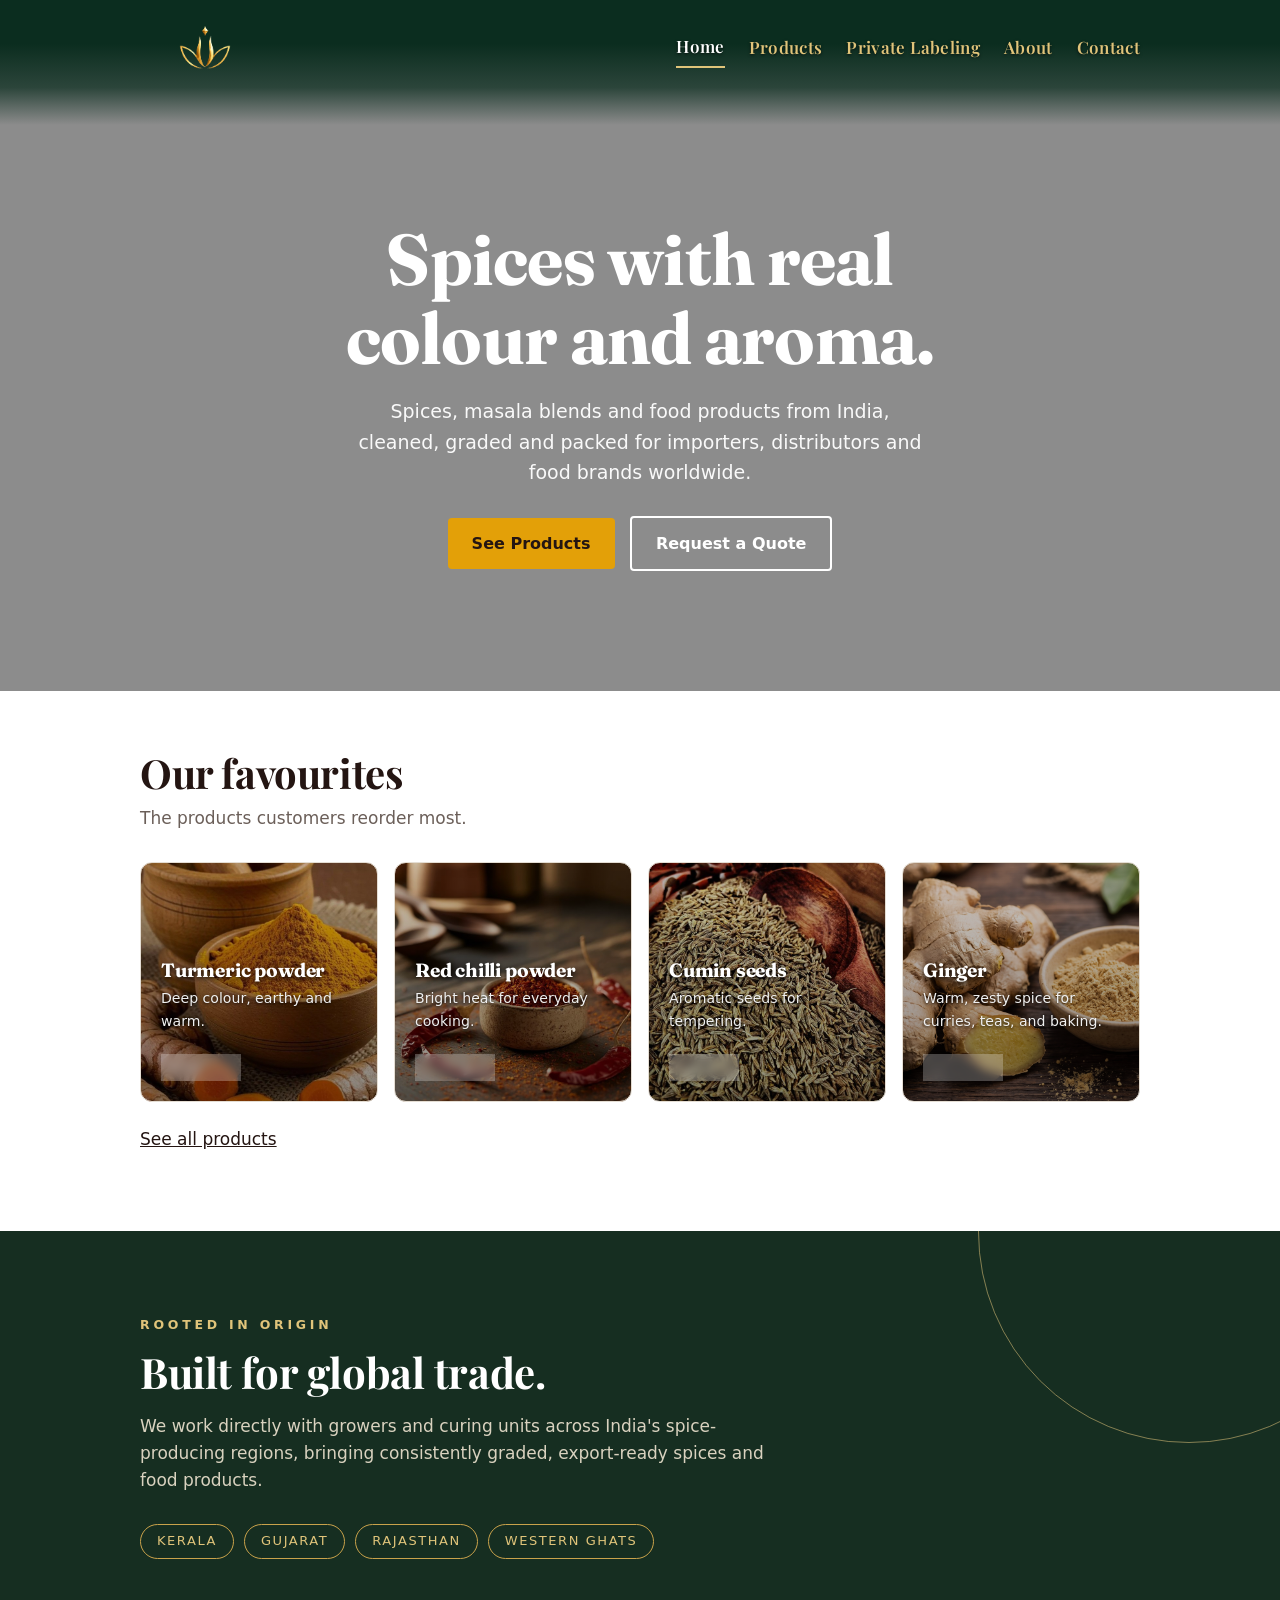
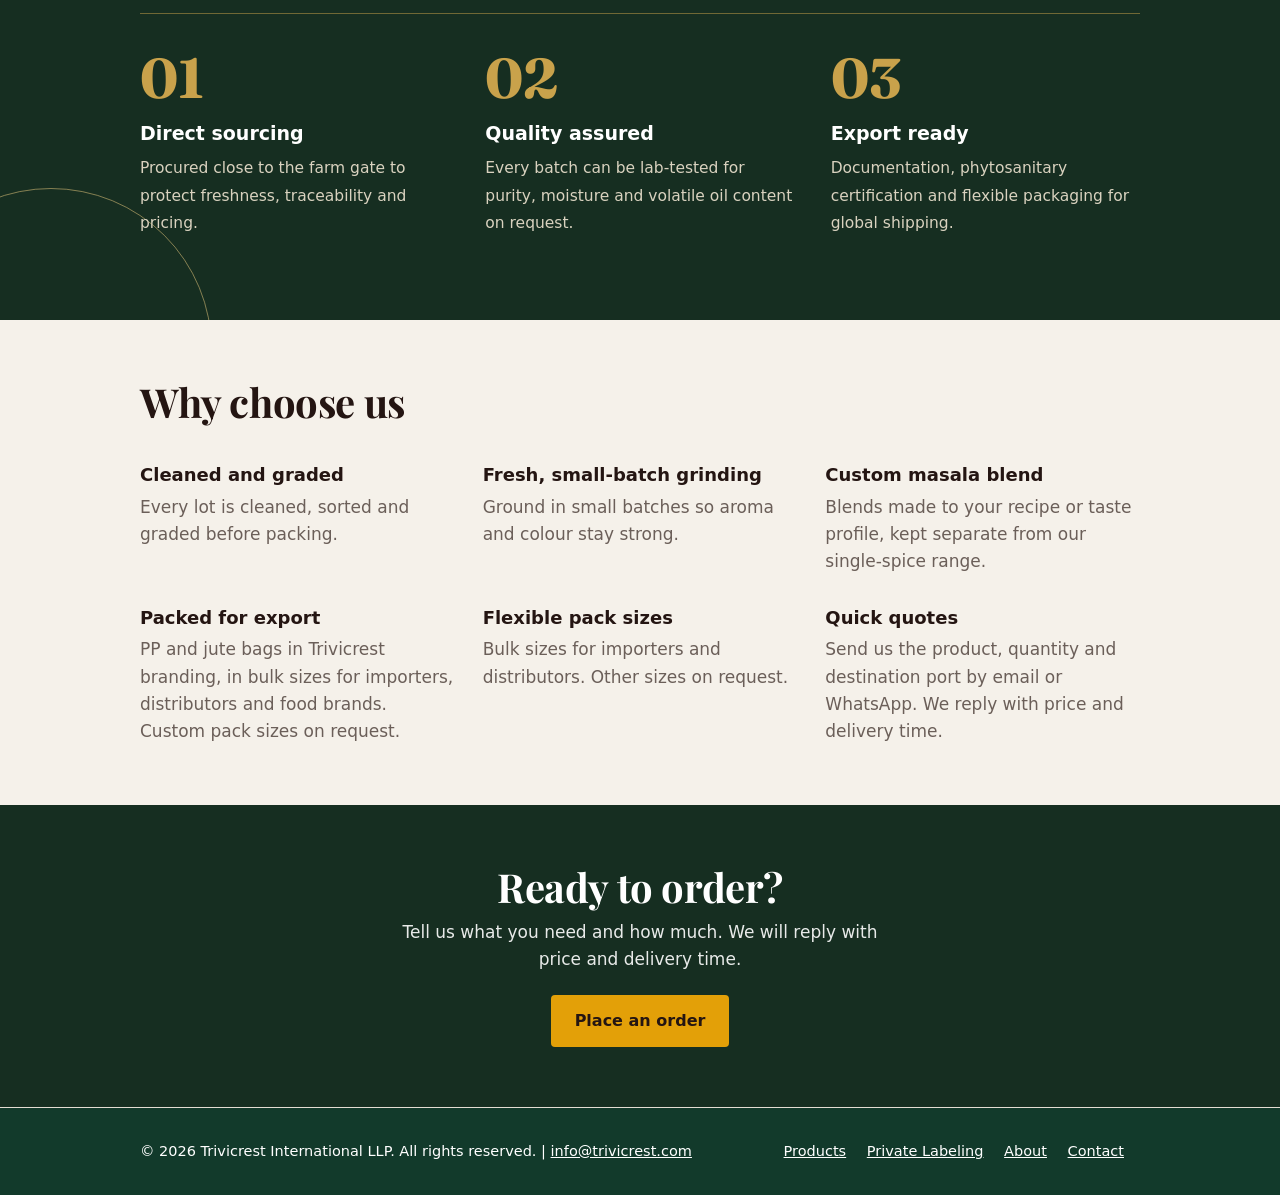
<file: index.html>
<!DOCTYPE html>
<html lang="en">
<head>
  <meta charset="utf-8">
  <meta name="viewport" content="width=device-width, initial-scale=1">
  <title>Pure Indian Spices | Trivicrest</title>
  <link rel="stylesheet" href="https://fonts.googleapis.com/css2?family=Fraunces:wght@600;700&family=Playfair+Display:wght@500;600;700&display=swap">
  <link rel="stylesheet" href="style.css">
</head>
<body class="home-page">
  <header>
    <div class="wrap">
      <a class="logo" href="index.html">
        <img src="images/trivilogo.png" alt="Trivicrest International LLP" class="logo-img">
      </a>

      <button class="burger" type="button" aria-label="Toggle navigation" aria-expanded="false">
        <span></span>
        <span></span>
        <span></span>
      </button>

      <nav class="main-nav nav-menu">
        <ul>
          <li><a href="index.html">Home</a></li>
          <li><a href="products.html">Products</a></li>
          <li><a href="private-labeling.html">Private Labeling</a></li>
          <li><a href="about.html">About</a></li>
          <li><a href="contact.html">Contact</a></li>
        </ul>
      </nav>
    </div>
  </header>
  <main>
    <div class="hero">
      <!-- Background Video -->
      <video autoplay muted loop playsinline class="hero-video">
        <source src="images/banner-video.mp4.mp4" type="video/mp4">
        Your browser does not support the video tag.
      </video>

      <!-- Dark Overlay to keep white text clearly legible -->
      <div class="hero-overlay"></div>

      <!-- Hero Content -->
      <div class="wrap hero-content">
        <h1>Spices with real colour and aroma.</h1>
        <p>Spices, masala blends and food products from India, cleaned, graded and packed for importers, distributors and food brands worldwide.</p>
        <a class="btn" href="products.html">See Products</a>
        <a class="btn alt" href="contact.html">Request a Quote</a>
      </div>
    </div>

    <section>
      <div class="wrap">
        <h2 style="font-family: 'Playfair Display', Georgia, serif;">Our favourites</h2>
        <p class="lead">The products customers reorder most.</p>
        <div class="grid" id="featured"></div>
        <p style="margin-top:24px"><a href="products.html">See all products</a></p>
      </div>
    </section>

    <section class="rooted">
      <div class="wrap">
        <p class="eyebrow">Rooted in origin</p>
        <h2>Built for global trade.</h2>
        <p class="intro">We work directly with growers and curing units across India's spice-producing regions, bringing consistently graded, export-ready spices and food products.</p>
        <div class="regions">
          <span>Kerala</span>
          <span>Gujarat</span>
          <span>Rajasthan</span>
          <span>Western Ghats</span>
        </div>
        <div class="rooted-grid">
          <div>
            <div class="rooted-num">01</div>
            <strong>Direct sourcing</strong>
            <span class="d">Procured close to the farm gate to protect freshness, traceability and pricing.</span>
          </div>
          <div>
            <div class="rooted-num">02</div>
            <strong>Quality assured</strong>
            <span class="d">Every batch can be lab-tested for purity, moisture and volatile oil content on request.</span>
          </div>
          <div>
            <div class="rooted-num">03</div>
            <strong>Export ready</strong>
            <span class="d">Documentation, phytosanitary certification and flexible packaging for global shipping.</span>
          </div>
        </div>
      </div>
    </section>

    <section class="soft">
      <div class="wrap">
        <h2 style="font-family: 'Playfair Display', Georgia, serif;">Why choose us</h2>
        <br>
        <div class="cols">
          <div>
            <strong>Cleaned and graded</strong>
            <span>Every lot is cleaned, sorted and graded before packing.</span>
          </div>
          <div>
            <strong>Fresh, small-batch grinding</strong>
            <span>Ground in small batches so aroma and colour stay strong.</span>
          </div>
          <div>
            <strong>Custom masala blend</strong>
            <span>Blends made to your recipe or taste profile, kept separate from our single-spice range.</span>
          </div>
          <div>
            <strong>Packed for export</strong>
            <span>PP and jute bags in Trivicrest branding, in bulk sizes for importers, distributors and food brands. Custom pack sizes on request.</span>
          </div>
          <div>
            <strong>Flexible pack sizes</strong>
            <span>Bulk sizes for importers and distributors. Other sizes on request.</span>
          </div>
          <div>
            <strong>Quick quotes</strong>
            <span>Send us the product, quantity and destination port by email or WhatsApp. We reply with price and delivery time.</span>
          </div>
        </div>
      </div>
    </section>

    <section class="cta">
      <div class="wrap">
        <h2 style="font-family: 'Playfair Display', Georgia, serif;">Ready to order?</h2>
        <p>Tell us what you need and how much. We will reply with price and delivery time.</p>
        <a class="btn" href="contact.html">Place an order</a>
      </div>
    </section>
  </main>

  <footer>
    <div class="wrap">
      <span>&copy; <span class="yr"></span> Trivicrest International LLP. All rights reserved. | <a href="mailto:info@trivicrest.com">info@trivicrest.com</a></span>
      <span>
        <a href="products.html">Products</a>
        <a href="private-labeling.html">Private Labeling</a>
        <a href="about.html">About</a>
        <a href="contact.html">Contact</a>
      </span>
    </div>
  </footer>
  <script src="script.js"></script>
</body>
</html>
</file>
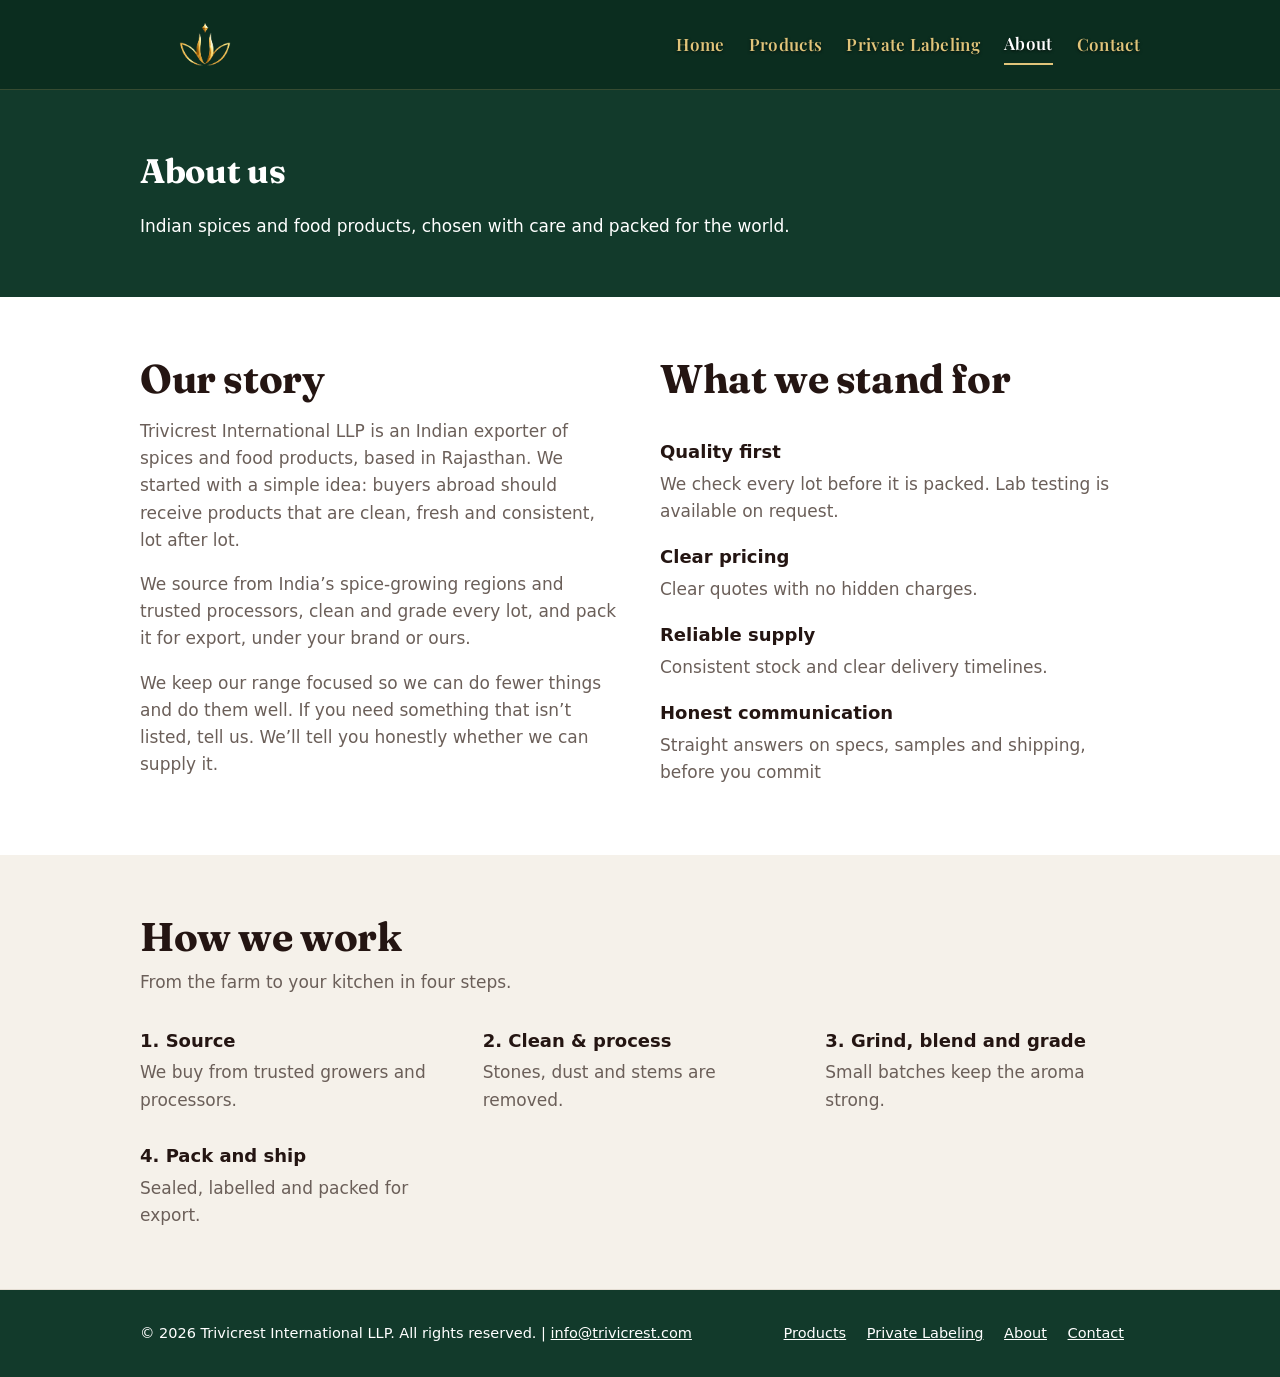
<file: about.html>
<!DOCTYPE html>
<html lang="en">
<head>
  <meta charset="utf-8">
  <meta name="viewport" content="width=device-width, initial-scale=1">
  <link rel="stylesheet" href="https://fonts.googleapis.com/css2?family=Fraunces:wght@600;700&family=Playfair+Display:wght@500;600;700&display=swap">
  <title>About | Trivicrest</title>
  <link rel="stylesheet" href="style.css">
</head>
<body>
  <header>
    <div class="wrap">
      <a class="logo" href="index.html">
        <img src="images/trivilogo.png" alt="Trivicrest International LLP" class="logo-img">
      </a>

      <button class="burger" type="button" aria-label="Toggle navigation" aria-expanded="false">
        <span></span>
        <span></span>
        <span></span>
      </button>

      <nav class="main-nav nav-menu">
        <ul>
          <li><a href="index.html">Home</a></li>
          <li><a href="products.html">Products</a></li>
          <li><a href="private-labeling.html">Private Labeling</a></li>
          <li><a href="about.html">About</a></li>
          <li><a href="contact.html">Contact</a></li>
        </ul>
      </nav>
    </div>
  </header>

  <main>
    <div class="page-head">
      <div class="wrap">
        <h1>About us</h1>
        <p>Indian spices and food products, chosen with care and packed for the world.</p>
      </div>
    </div>

    <section class="about">
      <div class="wrap split">
        <div>
          <h2>Our story</h2>
          <p>Trivicrest International LLP is an Indian exporter of spices and food products, based in Rajasthan. We started with a simple idea: buyers abroad should receive products that are clean, fresh and consistent, lot after lot.</p>
          <p>We source from India’s spice-growing regions and trusted processors, clean and grade every lot, and pack it for export, under your brand or ours.</p>
          <p>We keep our range focused so we can do fewer things and do them well. If you need something that isn’t listed, tell us. We’ll tell you honestly whether we can supply it.</p>
        </div>

        <div>
          <h2>What we stand for</h2>
          <br>
          <div class="cols" style="gap:18px">
            <div>
              <strong>Quality first</strong>
              <span>We check every lot before it is packed. Lab testing is available on request.</span>
            </div>
            <div>
              <strong>Clear pricing</strong>
              <span>Clear quotes with no hidden charges.</span>
            </div>
            <div>
              <strong>Reliable supply</strong>
              <span>Consistent stock and clear delivery timelines.</span>
            </div>
            <div>
              <strong>Honest communication</strong>
              <span>Straight answers on specs, samples and shipping, before you commit</span>
            </div>
          </div>
        </div>
      </div>
    </section>

    <section class="soft">
      <div class="wrap">
        <h2>How we work</h2>
        <p class="lead">From the farm to your kitchen in four steps.</p>
        <div class="cols">
          <div>
            <strong>1. Source</strong>
            <span>We buy from trusted growers and processors.</span>
          </div>
          <div>
            <strong>2. Clean & process</strong>
            <span>Stones, dust and stems are removed.</span>
          </div>
          <div>
            <strong>3. Grind, blend and grade</strong>
            <span>Small batches keep the aroma strong.</span>
          </div>
          <div>
            <strong>4. Pack and ship</strong>
            <span>Sealed, labelled and packed for export.</span>
          </div>
        </div>
      </div>
    </section>
  </main>

  <footer>
    <div class="wrap">
      <span>&copy; <span class="yr"></span> Trivicrest International LLP. All rights reserved. | <a href="mailto:info@trivicrest.com">info@trivicrest.com</a></span>
      <span>
        <a href="products.html">Products</a>
        <a href="private-labeling.html">Private Labeling</a>
        <a href="about.html">About</a>
        <a href="contact.html">Contact</a>
      </span>
    </div>
  </footer>

  <script src="script.js"></script>
</body>
</html>
</file>
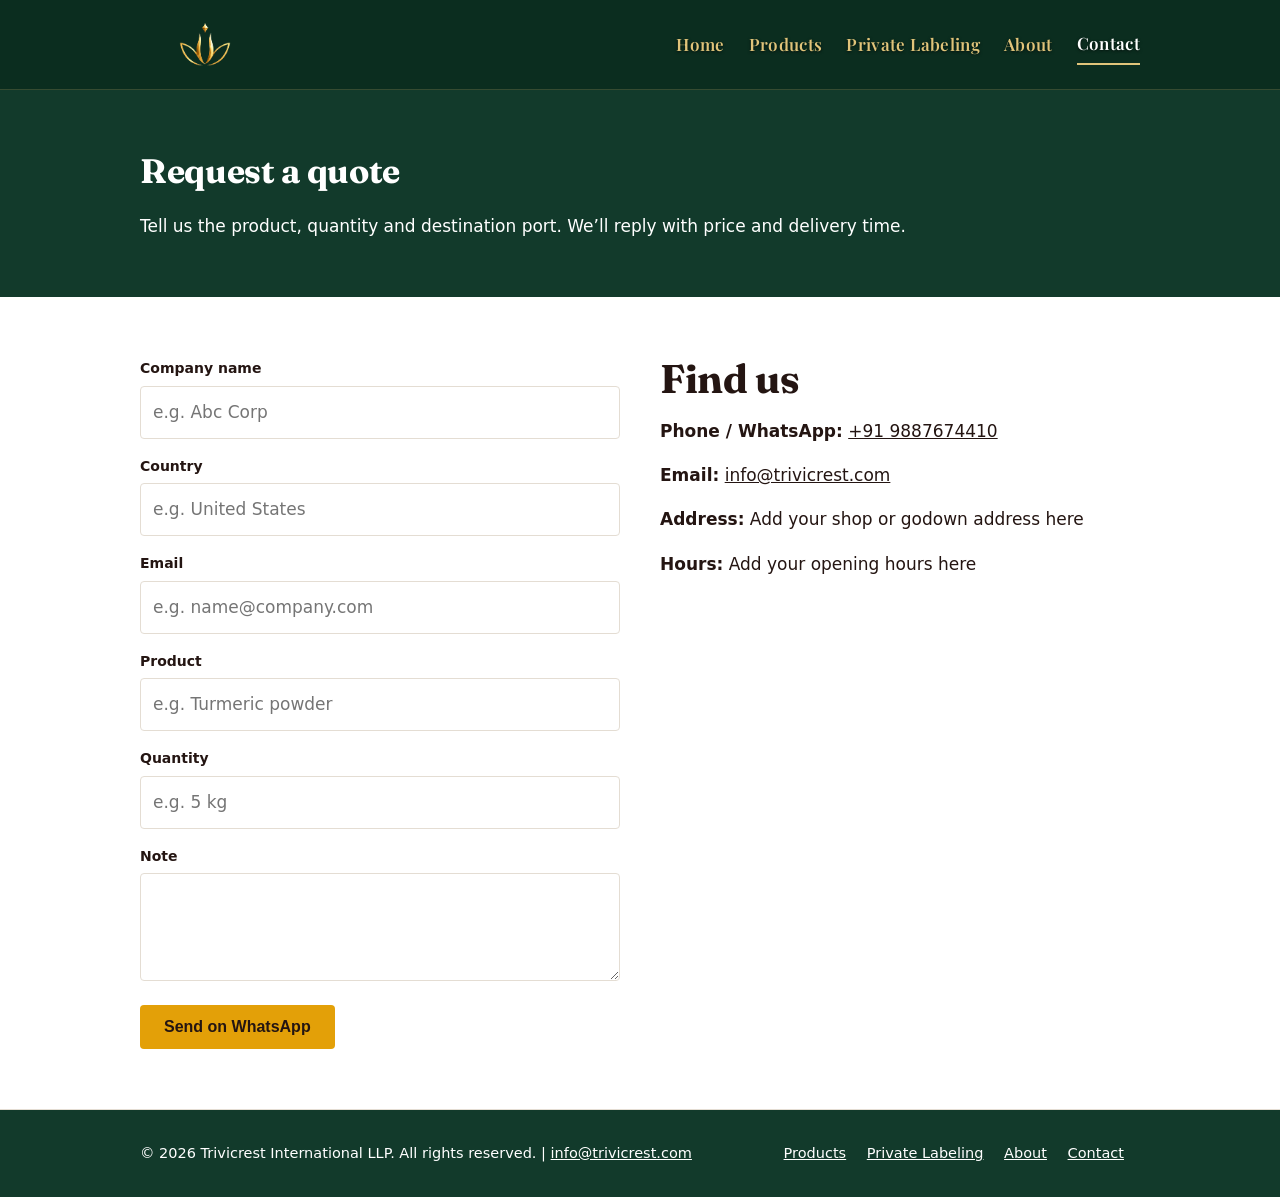
<file: contact.html>
<!DOCTYPE html>
<html lang="en">
<head>
  <meta charset="utf-8">
  <meta name="viewport" content="width=device-width, initial-scale=1">
  <title>Contact | Trivicrest</title>
  <link rel="stylesheet" href="https://fonts.googleapis.com/css2?family=Fraunces:wght@600;700&family=Playfair+Display:wght@500;600;700&display=swap">
  <link rel="stylesheet" href="style.css">
</head>
<body>
  <header>
    <div class="wrap">
      <a class="logo" href="index.html">
        <img src="images/trivilogo.png" alt="Trivicrest International LLP" class="logo-img">
      </a>

      <button class="burger" type="button" aria-label="Toggle navigation" aria-expanded="false">
        <span></span>
        <span></span>
        <span></span>
      </button>

      <nav class="main-nav nav-menu">
        <ul>
          <li><a href="index.html">Home</a></li>
          <li><a href="products.html">Products</a></li>
          <li><a href="private-labeling.html">Private Labeling</a></li>
          <li><a href="about.html">About</a></li>
          <li><a href="contact.html">Contact</a></li>
        </ul>
      </nav>
    </div>
  </header>

  <main>
    <div class="page-head">
      <div class="wrap">
        <h1>Request a quote</h1>
        <p>Tell us the product, quantity and destination port. We’ll reply with price and delivery time.</p>
      </div>
    </div>

    <section>
      <div class="wrap split">
        <div>
          <label for="company">Company name</label>
          <input id="company" placeholder="e.g. Abc Corp">

          <label for="country">Country</label>
          <input id="country" placeholder="e.g. United States">

          <label for="email">Email</label>
          <input id="email" type="email" placeholder="e.g. name@company.com">

          <label for="spice">Product</label>
          <input id="spice" placeholder="e.g. Turmeric powder">

          <label for="qty">Quantity</label>
          <input id="qty" placeholder="e.g. 5 kg">

          <label for="note">Note</label>
          <textarea id="note" rows="3"></textarea>

          <button class="btn" id="send" type="button">Send on WhatsApp</button>
        </div>

        <div>
          <h2>Find us</h2>
          <p><strong>Phone / WhatsApp:</strong> <a href="tel:+919887674410">+91 9887674410</a></p>
          <p><strong>Email:</strong> <a href="mailto:info@trivicrest.com">info@trivicrest.com</a></p>
          <p><strong>Address:</strong> Add your shop or godown address here</p>
          <p><strong>Hours:</strong> Add your opening hours here</p>
        </div>
      </div>
    </section>
  </main>

  <footer>
    <div class="wrap">
      <span>&copy; <span class="yr"></span> Trivicrest International LLP. All rights reserved. | <a href="mailto:info@trivicrest.com">info@trivicrest.com</a></span>
      <span>
        <a href="products.html">Products</a>
        <a href="private-labeling.html">Private Labeling</a>
        <a href="about.html">About</a>
        <a href="contact.html">Contact</a>
      </span>
    </div>
  </footer>

  <script src="script.js"></script>
</body>
</html>
</file>
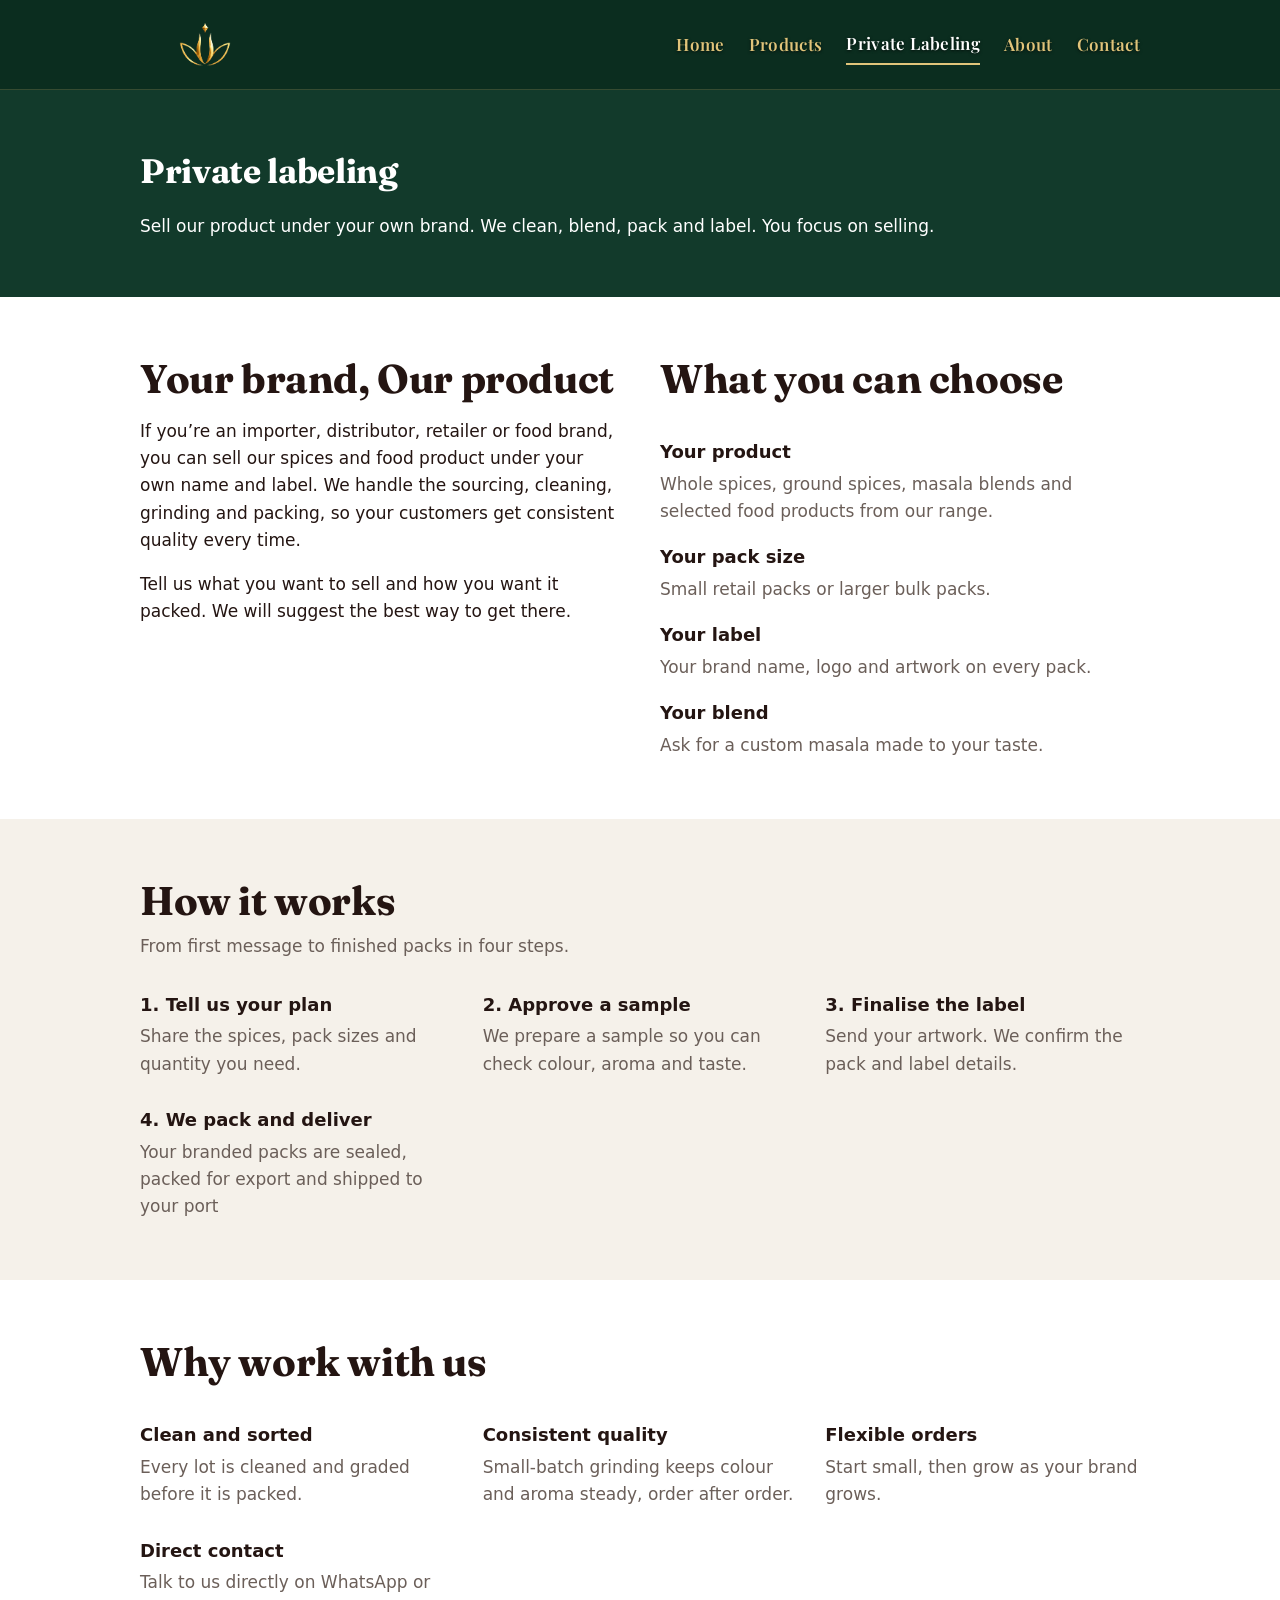
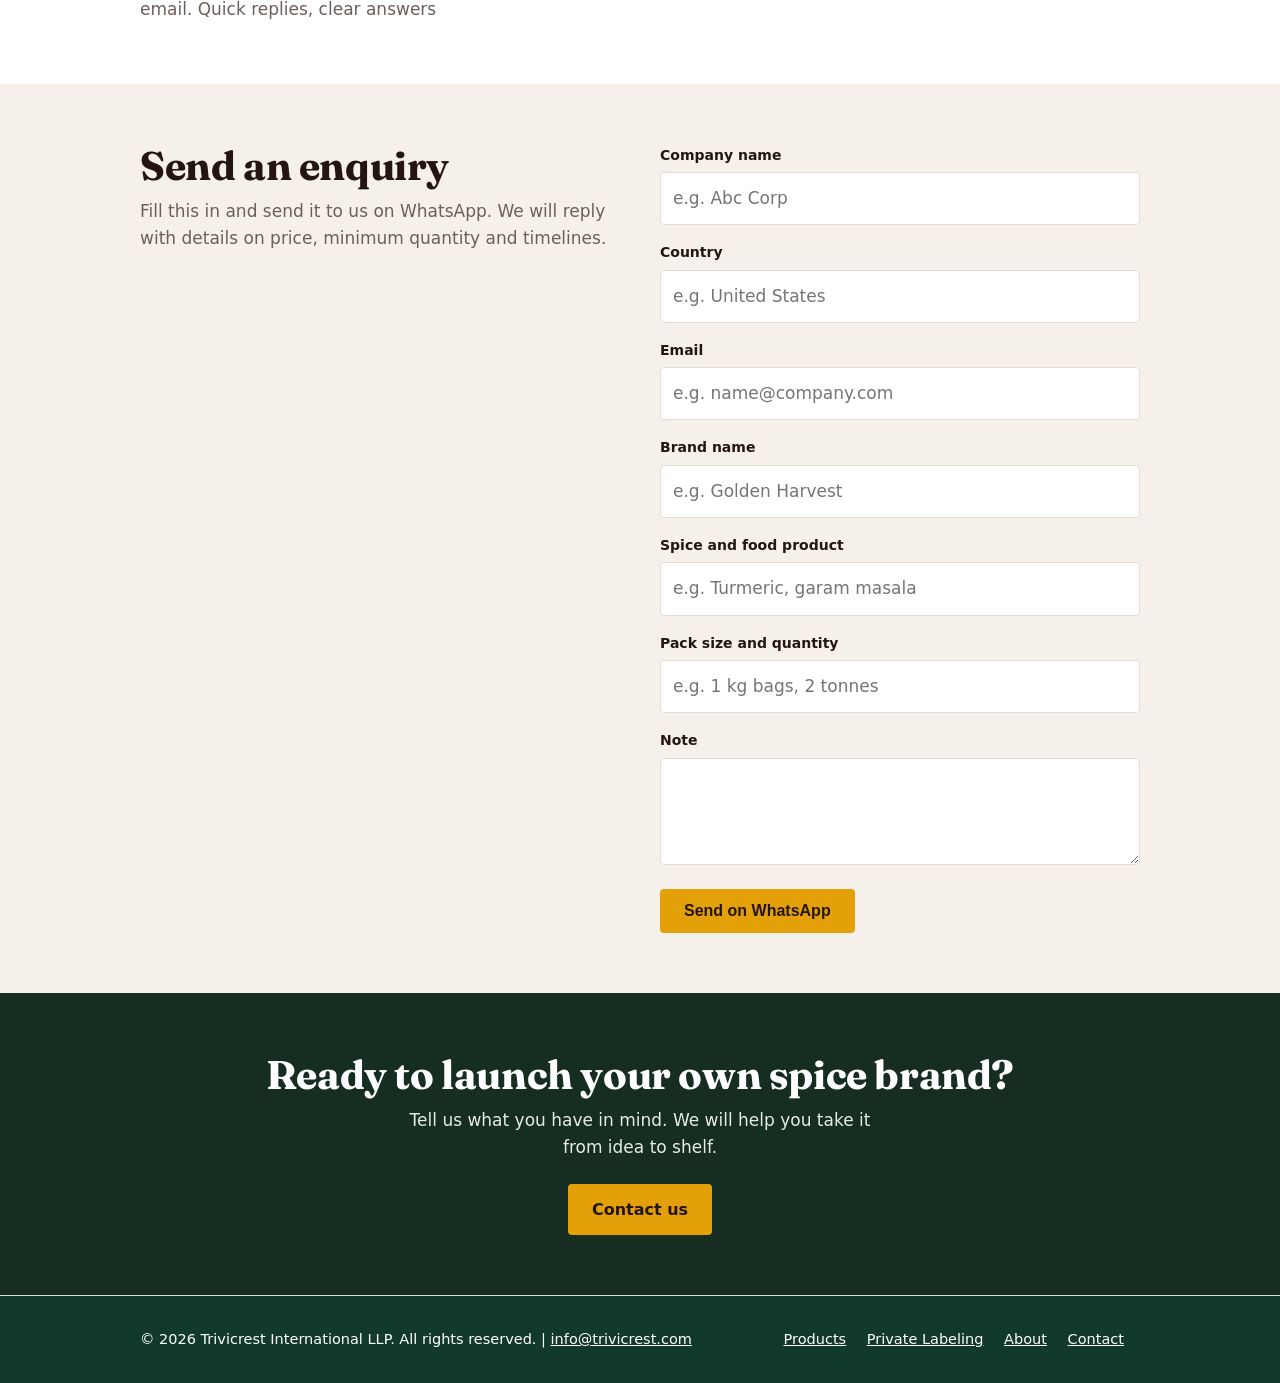
<file: private-labeling.html>
<!DOCTYPE html>
<html lang="en">
<head>
<meta charset="utf-8">
<meta name="viewport" content="width=device-width, initial-scale=1">
<title>Private Labeling | Trivicrest</title>
<link rel="stylesheet" href="https://fonts.googleapis.com/css2?family=Fraunces:wght@600;700&family=Playfair+Display:wght@500;600;700&display=swap">
<link rel="stylesheet" href="style.css">
</head>
<body>
<header>
    <div class="wrap">
      <a class="logo" href="index.html">
        <img src="images/trivilogo.png" alt="Trivicrest International LLP" class="logo-img">
      </a>

      <button class="burger" type="button" aria-label="Toggle navigation" aria-expanded="false">
        <span></span>
        <span></span>
        <span></span>
      </button>

      <nav class="main-nav nav-menu">
        <ul>
          <li><a href="index.html">Home</a></li>
          <li><a href="products.html">Products</a></li>
          <li><a href="private-labeling.html">Private Labeling</a></li>
          <li><a href="about.html">About</a></li>
          <li><a href="contact.html">Contact</a></li>
        </ul>
      </nav>
    </div>
  </header>

<main>
  <div class="page-head">
    <div class="wrap">
      <h1>Private labeling</h1>
      <p>Sell our product under your own brand. We clean, blend, pack and label. You focus on selling.</p>
    </div>
  </div>

  <section>
    <div class="wrap split">
      <div>
        <h2>Your brand, Our product</h2>
        <p>If you’re an importer, distributor, retailer or food brand, you can sell our spices and food product under your own name and label. We handle the sourcing, cleaning, grinding and packing, so your customers get consistent quality every time.</p>
        <p>Tell us what you want to sell and how you want it packed. We will suggest the best way to get there.</p>
      </div>
      <div>
        <h2>What you can choose</h2><br>
        <div class="cols" style="gap:18px">
          <div><strong>Your product</strong><span>Whole spices, ground spices, masala blends and selected food products from our range.</span></div>
          <div><strong>Your pack size</strong><span>Small retail packs or larger bulk packs.</span></div>
          <div><strong>Your label</strong><span>Your brand name, logo and artwork on every pack.</span></div>
          <div><strong>Your blend</strong><span>Ask for a custom masala made to your taste.</span></div>
        </div>
      </div>
    </div>
  </section>

  <section class="soft">
    <div class="wrap">
      <h2>How it works</h2>
      <p class="lead">From first message to finished packs in four steps.</p>
      <div class="cols">
        <div><strong>1. Tell us your plan</strong><span>Share the spices, pack sizes and quantity you need.</span></div>
        <div><strong>2. Approve a sample</strong><span>We prepare a sample so you can check colour, aroma and taste.</span></div>
        <div><strong>3. Finalise the label</strong><span>Send your artwork. We confirm the pack and label details.</span></div>
        <div><strong>4. We pack and deliver</strong><span>Your branded packs are sealed, packed for export and shipped to your port</span></div>
      </div>
    </div>
  </section>

  <section>
    <div class="wrap">
      <h2>Why work with us</h2><br>
      <div class="cols">
        <div><strong>Clean and sorted</strong><span>Every lot is cleaned and graded before it is packed.</span></div>
        <div><strong>Consistent quality</strong><span>Small-batch grinding keeps colour and aroma steady, order after order.</span></div>
        <div><strong>Flexible orders</strong><span>Start small, then grow as your brand grows.</span></div>
        <div><strong>Direct contact</strong><span>Talk to us directly on WhatsApp or email. Quick replies, clear answers</span></div>
      </div>
    </div>
  </section>

  <section class="soft">
  <div class="wrap split">
    <div>
      <h2>Send an enquiry</h2>
      <p class="lead" style="margin-bottom:0">Fill this in and send it to us on WhatsApp. We will reply with details on price, minimum quantity and timelines.</p>
    </div>
    <div>
      <label for="company">Company name</label>
      <input id="company" placeholder="e.g. Abc Corp">
      <label for="country">Country</label>
      <input id="country" placeholder="e.g. United States">
      <label for="email">Email</label>
      <input id="email" type="email" placeholder="e.g. name@company.com">
      <label for="pl-brand">Brand name</label>
      <input id="pl-brand" placeholder="e.g. Golden Harvest">
      <label for="pl-spices">Spice and food product</label>
      <input id="pl-spices" placeholder="e.g. Turmeric, garam masala">
      <label for="pl-pack">Pack size and quantity</label>
      <input id="pl-pack" placeholder="e.g. 1 kg bags, 2 tonnes">
      <label for="pl-note">Note</label>
      <textarea id="pl-note" rows="3"></textarea>
      <button class="btn" id="pl-send" type="button">Send on WhatsApp</button>
    </div>
  </div>
</section>

  <section class="cta">
    <div class="wrap">
      <h2>Ready to launch your own spice brand?</h2>
      <p>Tell us what you have in mind. We will help you take it from idea to shelf.</p>
      <a class="btn" href="contact.html">Contact us</a>
    </div>
  </section>
</main>

<footer>
    <div class="wrap">
      <span>&copy; <span class="yr"></span> Trivicrest International LLP. All rights reserved. | <a href="mailto:info@trivicrest.com">info@trivicrest.com</a></span>
      <span>
        <a href="products.html">Products</a>
        <a href="private-labeling.html">Private Labeling</a>
        <a href="about.html">About</a>
        <a href="contact.html">Contact</a>
      </span>
    </div>
  </footer>

  <script src="script.js"></script>
  <script>
    // Uses the PHONE number set at the top of script.js
    document.getElementById("pl-send").onclick = function () {
      var v = function (id) {
        var el = document.getElementById(id);
        return (el && el.value.trim()) ? el.value.trim() : "-";
      };

      var m = "Hello, I am interested in private labeling.\n" +
              "Company: " + v("company") + "\n" +
              "Country: " + v("country") + "\n" +
              "Email: " + v("email") + "\n" +
              "Brand: " + v("pl-brand") + "\n" +
              "Spices: " + v("pl-spices") + "\n" +
              "Pack size and quantity: " + v("pl-pack") + "\n" +
              "Note: " + v("pl-note");

      var phoneNum = (typeof PHONE !== "undefined" && /^\d{10,15}$/.test(PHONE)) ? PHONE : "";
      window.open("https://wa.me/" + phoneNum + "?text=" + encodeURIComponent(m), "_blank", "noopener");
    };
  </script>
</body>
</html>
</file>
<file: style.css>
:root{--bg:#FFFFFF;--soft:#F5F1EA;--ink:#241512;--mute:#6B5F59;--line:#E4DDD3;--red:#5A1A12;--gold:#E3A008;--green:#3F5B3A}
*{box-sizing:border-box}html{scroll-behavior:smooth}
body{margin:0;background:var(--bg);color:var(--ink);font:17px/1.6 system-ui,-apple-system,"Segoe UI",Roboto,sans-serif}
h1,h2,h3,.logo{font-family:Fraunces,Georgia,serif;line-height:1.1;letter-spacing:-.01em}
a{color:inherit}.wrap{max-width:1040px;margin:0 auto;padding:0 20px}

/* Header Container */
header {
  position: sticky;
  top: 0;
  background: #0b2d1f; /* Solid brand green for subpages to make logo and nav crisp */
  z-index: 10;
  padding: 12px 0;
  border-bottom: 1px solid rgba(224, 196, 122, 0.2);
}

header .wrap {
  display: flex;
  align-items: center;
  justify-content: space-between;
  flex-wrap: wrap;
  gap: 15px;
}

.logo-img {
  height: 65px;
  width: auto;
  display: block;
}

/* ==========================================
   NAVIGATION STYLES
   ========================================== */
.main-nav ul {
  list-style: none;
  display: flex;
  align-items: center;
  gap: 0;
  margin: 0;
  padding: 0;
}

.main-nav li {
  position: relative;
}

nav a, .main-nav a {
  margin-left: 24px;
  text-decoration: none;
  color: #E0C47A;
  font-family: 'Playfair Display', Georgia, serif;
  font-size: 17px;
  font-weight: 600;
  letter-spacing: 0.02em;
  padding: 6px 0;
  transition: color 0.2s ease;
  text-shadow: 0 1px 3px rgba(0, 0, 0, 0.7);
  display: inline-block;
}

nav a:hover, nav a.on, .main-nav a:hover, .main-nav a.on {
  color: #ffffff;
  border-bottom: 2px solid #E0C47A;
}

/* Burger button (hidden on desktop) */
.burger {
  display: none;
  flex-direction: column;
  justify-content: center;
  gap: 5px;
  width: 40px;
  height: 40px;
  padding: 8px;
  background: transparent;
  border: 1px solid rgba(224, 196, 122, 0.45);
  border-radius: 4px;
  cursor: pointer;
}

.burger span {
  display: block;
  width: 100%;
  height: 2px;
  background: #E0C47A;
  transition: transform 0.25s ease, opacity 0.25s ease;
}

.drawer-top {
  display: none;
}

/* Homepage-Only Dissolving Header over Video */
body.home-page header {
  position: absolute;
  top: 0;
  left: 0;
  width: 100%;
  background: linear-gradient(
    to bottom,
    #0b2d1f 0%,
    #0b2d1f 35%,
    rgba(11, 45, 31, 0.75) 70%,
    rgba(11, 45, 31, 0) 100%
  );
  border-bottom: none;
  padding: 15px 0 45px;
}

/* Hero Section Spacing for Large Logo */
.hero {
  position: relative;
  min-height: 600px;
  padding: 220px 0 120px;
  display: flex;
  align-items: center;
  justify-content: center;
  overflow: hidden;
  text-align: center;
}

/* Video Hero Banner */
.hero-video {
  position: absolute;
  top: 50%;
  left: 50%;
  min-width: 100%;
  min-height: 100%;
  width: auto;
  height: auto;
  transform: translate(-50%, -50%);
  object-fit: cover;
  z-index: 1;
}

.hero-overlay {
  position: absolute;
  top: 0;
  left: 0;
  width: 100%;
  height: 100%;
  background: rgba(0, 0, 0, 0.45);
  z-index: 2;
}

.hero-content {
  position: relative;
  z-index: 3;
  color: #ffffff;
}

.hero h1 {
  font-size: clamp(40px, 7vw, 72px);
  margin: 0 auto 18px;
  max-width: 13ch;
  text-align: center;
  color: #ffffff;
}

.hero p {
  max-width: 48ch;
  font-size: 19px;
  opacity: .95;
  margin: 0 auto 28px;
  text-align: center;
  color: #ffffff;
}

/* Page Header Section (Subpages) */
.page-head {
  background-color: #123a2b;
  color: #ffffff;
  padding: 40px 0;
}

.page-head h1,
.page-head p {
  color: #ffffff;
}
.btn{display:inline-block;background:var(--gold);color:#241512;padding:13px 24px; border-radius:4px;font-weight:600;text-decoration:none;border:0;cursor:pointer;font-size:16px}
.btn.alt{background:transparent;color:#fff;border:2px solid #fff;margin-left:10px}
section{padding:60px 0}.soft{background:var(--soft)}
h2{font-size:clamp(28px,4vw,40px);margin:0 0 10px}.lead{color:var(--mute);max-width:56ch;margin:0 0 30px}
.grid{display:grid;grid-template-columns:repeat(auto-fill,minmax(230px,1fr));gap:16px}
.card{border:1px solid var(--line);border-radius:6px;padding:20px;background:#fff}
.card h3{margin:14px 0 4px;font-size:21px}.card p{margin:0;color:var(--mute);font-size:15px}
.dot{width:84px;height:84px;border-radius:50%;box-shadow:inset 0 -8px 0 rgba(0,0,0,.18),inset 0 6px 0 rgba(255,255,255,.18)}
.tag{display:inline-block;font-size:13px;color:var(--green);margin-top:10px}
.filters{display:flex;gap:8px;flex-wrap:wrap;margin-bottom:24px}
.filters button{border:1px solid var(--line);background:#fff;padding:9px 16px;border-radius:99px;font-size:15px;cursor:pointer}
.filters button.on{background:var(--red);color:#fff;border-color:var(--red)}
.cols{display:grid;grid-template-columns:repeat(auto-fit,minmax(240px,1fr));gap:28px}
.cols strong{display:block;font-size:18px;margin-bottom:4px}.cols span,.about p{color:var(--mute)}
.split{display:grid;grid-template-columns:repeat(auto-fit,minmax(300px,1fr));gap:40px}
label{display:block;font-weight:600;font-size:14px;margin-bottom:6px}
input,select,textarea{width:100%;padding:12px;border:1px solid var(--line);border-radius:4px;font:inherit;margin-bottom:16px}
.cta{background:#162E21;color:#fff;text-align:center}.cta p{opacity:.9;margin:0 auto 22px;max-width:46ch}
footer{background:#123a2b;color:#fff;padding:32px 0;font-size:14.5px;border-top:1px solid var(--line)}
footer .wrap{display:flex;justify-content:space-between;flex-wrap:wrap;gap:10px}footer a{margin-right:16px}
a:focus-visible,button:focus-visible,input:focus-visible,select:focus-visible,textarea:focus-visible{outline:3px solid var(--gold);outline-offset:2px}

/* Styling for background image cards */
.spice-card {
  position: relative;
  min-height: 240px;
  background-size: cover;
  background-position: center;
  background-repeat: no-repeat;
  border-radius: 12px;
  overflow: hidden;
  padding: 20px;
  display: flex;
  flex-direction: column;
  justify-content: flex-end;
}

.spice-card h3 {
  color: #ffffff !important;
  font-size: 1.2rem;
  margin-bottom: 6px;
  text-shadow: 0 2px 4px rgba(0, 0, 0, 0.8);
}

.spice-card p {
  color: #f0f0f0 !important;
  font-size: 0.88rem;
  margin-bottom: 12px;
  text-shadow: 0 1px 3px rgba(0, 0, 0, 0.8);
}

.spice-card .tag {
  display: inline-block;
  background-color: rgba(255, 255, 255, 0.25);
  backdrop-filter: blur(4px);
  color: #ffffff !important;
  padding: 4px 10px;
  border-radius: 20px;
  font-size: 0.75rem;
  text-transform: uppercase;
  letter-spacing: 1px;
}

/* "Rooted in origin" section */
.rooted{position:relative;overflow:hidden;background:#162E21;color:#F6F1E6;padding:84px 0}
.rooted::before,.rooted::after{content:"";position:absolute;border:1px solid rgba(224,196,122,.55);border-radius:50%;pointer-events:none}
.rooted::before{width:420px;height:420px;top:-210px;right:-120px}
.rooted::after{width:320px;height:320px;bottom:-190px;left:-110px}
.rooted .wrap{position:relative;z-index:1}
.rooted .eyebrow{font-size:12.5px;font-weight:600;letter-spacing:.3em;text-transform:uppercase;color:#E0C47A;margin:0 0 14px}
.rooted h2{font-family:'Playfair Display',serif;font-size:42px;color:#fff;max-width:16ch;margin:0 0 18px}
.rooted .intro{color:#D9D2BF;max-width:60ch;margin:0 0 30px}
.regions{display:flex;flex-wrap:wrap;gap:10px;margin:0 0 54px}
.regions span{border:1px solid #C9A24B;color:#E0C47A;border-radius:99px;padding:6px 16px;font-size:13px;letter-spacing:.12em;text-transform:uppercase}
.rooted-grid{display:grid;grid-template-columns:repeat(auto-fit,minmax(230px,1fr));gap:36px;border-top:1px solid rgba(201,162,75,.5);padding-top:36px}
.rooted-num{font-family:Fraunces,Georgia,serif;font-size:56px;font-weight:700;line-height:1;color:#C9A24B;margin:0 0 12px}
.rooted-grid strong{display:block;font-size:19px;color:#fff;margin-bottom:6px}
.rooted-grid .d{color:#D9D2BF;font-size:15.5px}

/* ==========================================
   MOBILE & TABLET RESPONSIVE STYLES
   ========================================== */

@media (max-width: 768px) {

  /* 1. Header & Slide-Out Drawer Adjustments */
  header,
  body.home-page header {
    position: sticky !important;
    top: 0;
    left: 0;
    width: 100%;
    background: #0b2d1f !important;
    padding: 10px 0 !important;
    border-bottom: 1px solid rgba(224, 196, 122, 0.2);
    z-index: 50;
  }

  header .wrap {
    flex-direction: row !important;
    align-items: center;
    justify-content: space-between;
    flex-wrap: nowrap;
  }

  .logo-img {
    height: 46px !important;
  }

  .burger {
    display: flex;
    position: relative;
    z-index: 70;
  }

  .burger.open {
    opacity: 0;
    pointer-events: none;
  }

  .nav-backdrop {
    display: none;
    position: fixed;
    inset: 0;
    background: rgba(0, 0, 0, 0.55);
    z-index: 60;
  }

  .nav-backdrop.open {
    display: block;
  }

  .nav-menu {
    display: flex;
    flex-direction: column;
    position: fixed;
    top: 0;
    right: 0;
    width: min(80vw, 310px);
    height: 100vh;
    background: #0b2d1f;
    border-left: 1px solid rgba(224, 196, 122, 0.35);
    box-shadow: -10px 0 28px rgba(0, 0, 0, 0.45);
    padding: 20px 22px 28px;
    transform: translateX(100%);
    transition: transform 0.28s ease;
    z-index: 75;
    overflow-y: auto;
  }

  .nav-menu.open {
    transform: translateX(0);
  }

  .drawer-top {
    display: flex;
    align-items: center;
    justify-content: space-between;
    padding-bottom: 16px;
    margin-bottom: 14px;
    border-bottom: 1px solid rgba(224, 196, 122, 0.25);
  }

  .drawer-title {
    font-family: 'Playfair Display', Georgia, serif;
    color: #E0C47A;
    font-size: 16px;
    font-weight: 600;
    letter-spacing: 0.04em;
  }

  .drawer-close {
    width: 36px;
    height: 36px;
    background: transparent;
    border: 1px solid rgba(224, 196, 122, 0.45);
    border-radius: 4px;
    color: #E0C47A;
    font-size: 22px;
    line-height: 1;
    cursor: pointer;
    display: flex;
    align-items: center;
    justify-content: center;
  }

  .drawer-close:hover {
    color: #ffffff;
    border-color: #ffffff;
  }

  .main-nav ul {
    flex-direction: column;
    align-items: flex-start;
    gap: 8px;
    width: 100%;
  }

  nav a, .main-nav a {
    margin-left: 0 !important;
    padding: 10px 2px 6px;
    font-size: 17px !important;
    display: inline-block;
    width: fit-content;
  }

  /* 2. Hero Section Fixes for Mobile Video */
  .hero {
    min-height: 480px !important;
    padding: 90px 16px 60px !important;
  }

  .hero-content h1 {
    font-size: 28px !important;
    line-height: 1.25;
  }

  .hero-content p {
    font-size: 15px !important;
    margin-bottom: 20px;
  }

  .hero-content .btn {
    display: block;
    width: 100%;
    margin: 8px 0 !important;
    box-sizing: border-box;
  }

  /* 3. Subpage Headings Padding Fix */
  .page-head {
    padding: 44px 16px 36px !important;
    text-align: center;
  }

  .page-head h1 {
    font-size: 32px !important;
  }

  /* 4. Product Grid & Section Columns */
  .grid, .cols, .rooted-grid {
    grid-template-columns: 1fr !important;
    gap: 20px !important;
  }

  section {
    padding: 40px 16px !important;
  }

  /* 5. Mobile Footer Styling */
  footer .wrap {
    flex-direction: column;
    text-align: center;
    gap: 16px;
  }

  footer span {
    display: flex;
    flex-wrap: wrap;
    justify-content: center;
    gap: 10px;
  }
}
</file>
